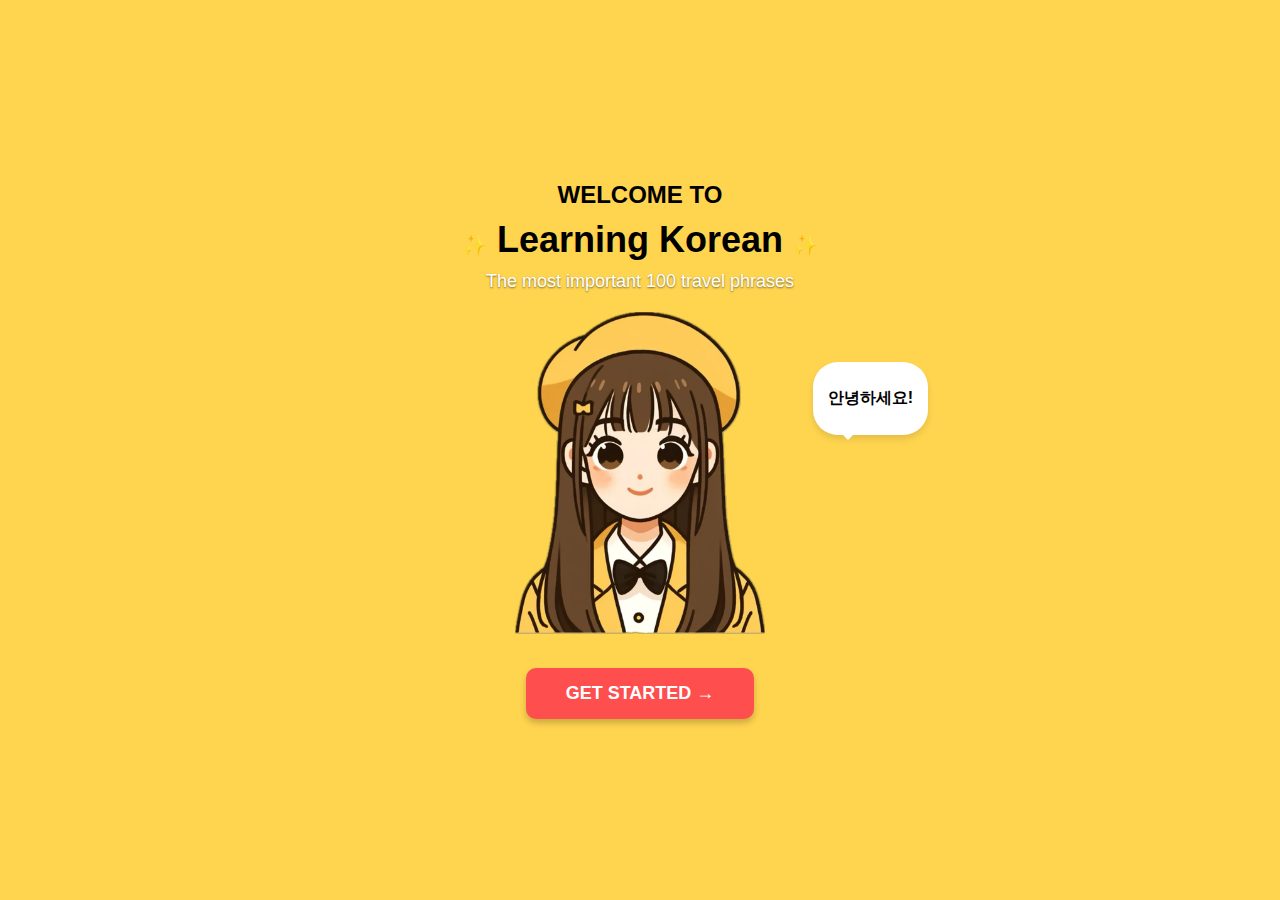
<file: index.html>
<!DOCTYPE html>
<html lang="en">
<head>
  <meta charset="UTF-8">
  <meta name="viewport" content="width=device-width, initial-scale=1.0">
  <title>Learning Korean</title>
  <link rel="stylesheet" href="style.css">
</head>
<body>
  <div class="container">
    <header>
      <h1>WELCOME TO</h1>
      <h2>Learning Korean</h2>
      <p>The most important 100 travel phrases</p>
    </header>
    <div class="image-section">
      <img src="girl.png" alt="Korean girl" class="girl-image">
      <div class="speech-bubble">
        <p>안녕하세요!</p>
      </div>
    </div>
    <button class="start-button">GET STARTED →</button>
  </div>
</body>
</html>
</file>
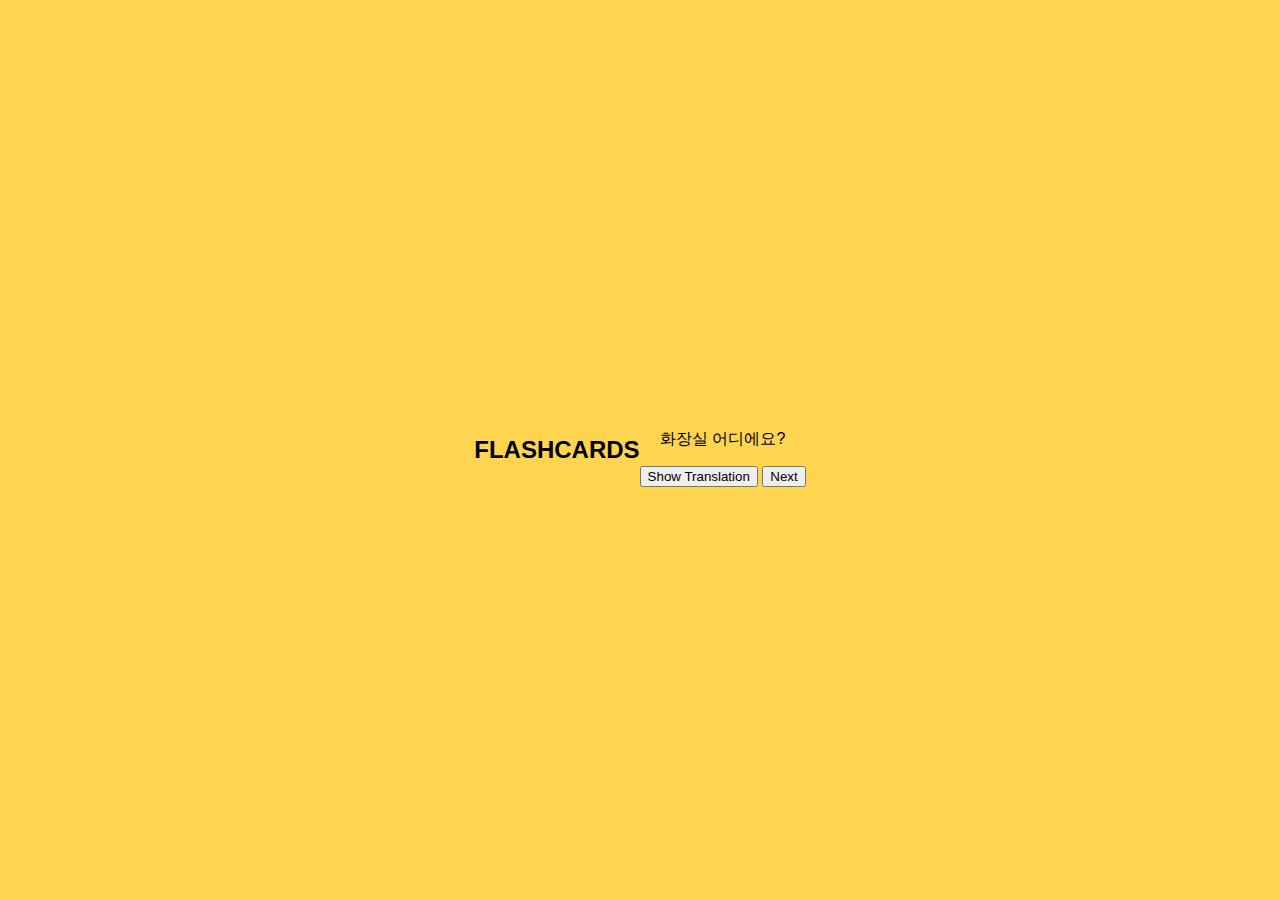
<file: flashcards.html>
<!DOCTYPE html>
<html lang="en">
<head>
    <meta charset="UTF-8">
    <meta name="viewport" content="width=device-width, initial-scale=1.0">
    <title>Flashcards</title>
    <link rel="stylesheet" href="style.css">
</head>
<body>
    <header>
        <h1>Flashcards</h1>
    </header>
    <main>
        <div class="card" id="flashcard">
            <p id="korean-word">화장실 어디에요?</p>
            <p id="translation" style="display: none;">Where is the restroom?</p>
            <button onclick="showTranslation()">Show Translation</button>
            <button onclick="nextCard()">Next</button>
        </div>
    </main>
    <script>
        const flashcards = [
            { korean: "화장실 어디에요?", translation: "Where is the restroom?" },
            { korean: "감사합니다", translation: "Thank you" },
        ];
        let currentCard = 0;

        function showTranslation() {
            document.getElementById('translation').style.display = 'block';
        }

        function nextCard() {
            currentCard = (currentCard + 1) % flashcards.length;
            document.getElementById('korean-word').textContent = flashcards[currentCard].korean;
            document.getElementById('translation').textContent = flashcards[currentCard].translation;
            document.getElementById('translation').style.display = 'none';
        }
    </script>
</body>
</html>
</file>
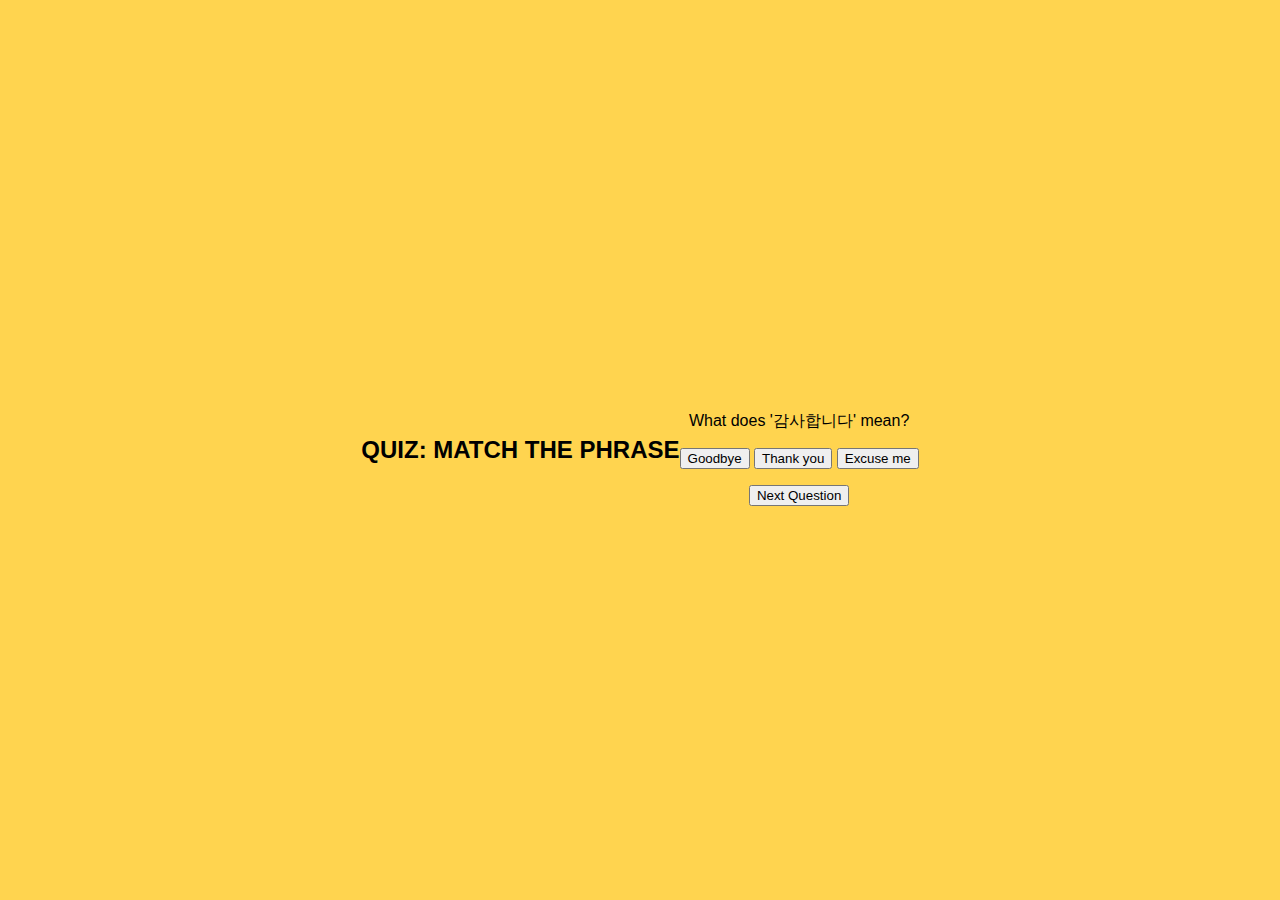
<file: games.html>
<!DOCTYPE html>
<html lang="en">
<head>
    <meta charset="UTF-8">
    <meta name="viewport" content="width=device-width, initial-scale=1.0">
    <title>Quiz Game</title>
    <link rel="stylesheet" href="style.css">
</head>
<body>
    <header>
        <h1>Quiz: Match the Phrase</h1>
    </header>
    <main>
        <div id="quiz">
            <p id="question">What does "감사합니다" mean?</p>
            <button onclick="checkAnswer(this)" data-correct="false">Goodbye</button>
            <button onclick="checkAnswer(this)" data-correct="true">Thank you</button>
            <button onclick="checkAnswer(this)" data-correct="false">Excuse me</button>
        </div>
        <p id="feedback"></p>
        <button onclick="nextQuestion()">Next Question</button>
    </main>
    <script>
        const questions = [
            { question: "What does '감사합니다' mean?", options: ["Goodbye", "Thank you", "Excuse me"], correct: 1 },
            { question: "What does '화장실 어디에요?' mean?", options: ["Where is the restroom?", "Thank you", "How are you?"], correct: 0 }
        ];
        let currentQuestion = 0;

        function loadQuestion() {
            const q = questions[currentQuestion];
            document.getElementById('question').textContent = q.question;
            const buttons = document.querySelectorAll('#quiz button');
            buttons.forEach((btn, index) => {
                btn.textContent = q.options[index];
                btn.dataset.correct = index === q.correct;
            });
            document.getElementById('feedback').textContent = '';
        }

        function checkAnswer(button) {
            const isCorrect = button.dataset.correct === "true";
            document.getElementById('feedback').textContent = isCorrect ? "Correct!" : "Try again!";
        }

        function nextQuestion() {
            currentQuestion = (currentQuestion + 1) % questions.length;
            loadQuestion();
        }

        window.onload = loadQuestion;
    </script>
</body>
</html>
</file>
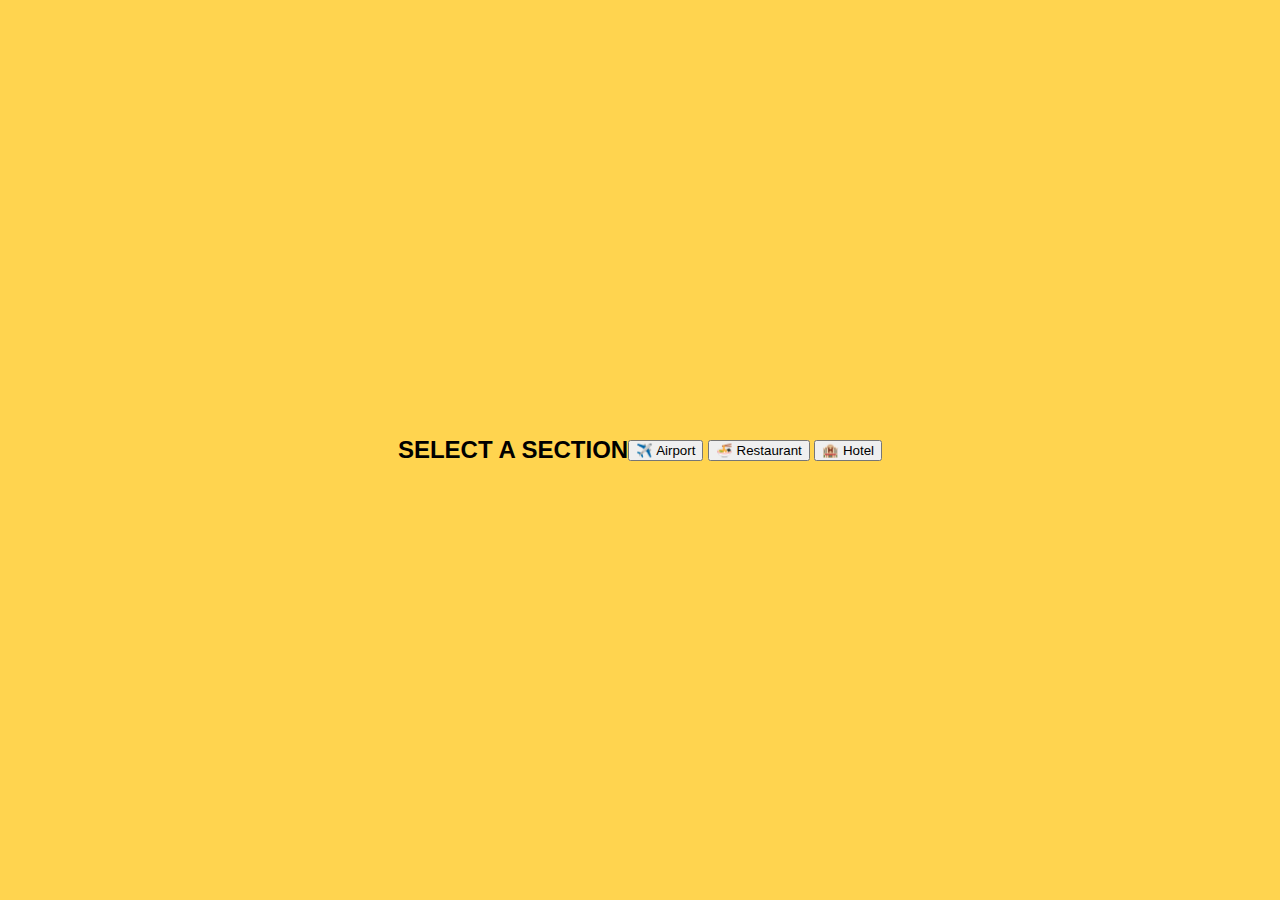
<file: menu.html>
<!DOCTYPE html>
<html lang="en">
<head>
    <meta charset="UTF-8">
    <meta name="viewport" content="width=device-width, initial-scale=1.0">
    <title>Menu</title>
    <link rel="stylesheet" href="style.css">
</head>
<body>
    <header>
        <h1>Select a Section</h1>
    </header>
    <main>
        <div class="sections">
            <button class="section-btn" onclick="location.href='phrases.html?section=airport'">✈️ Airport</button>
            <button class="section-btn" onclick="location.href='phrases.html?section=restaurant'">🍜 Restaurant</button>
            <button class="section-btn" onclick="location.href='phrases.html?section=hotel'">🏨 Hotel</button>
        </div>
    </main>
</body>
</html>
</file>
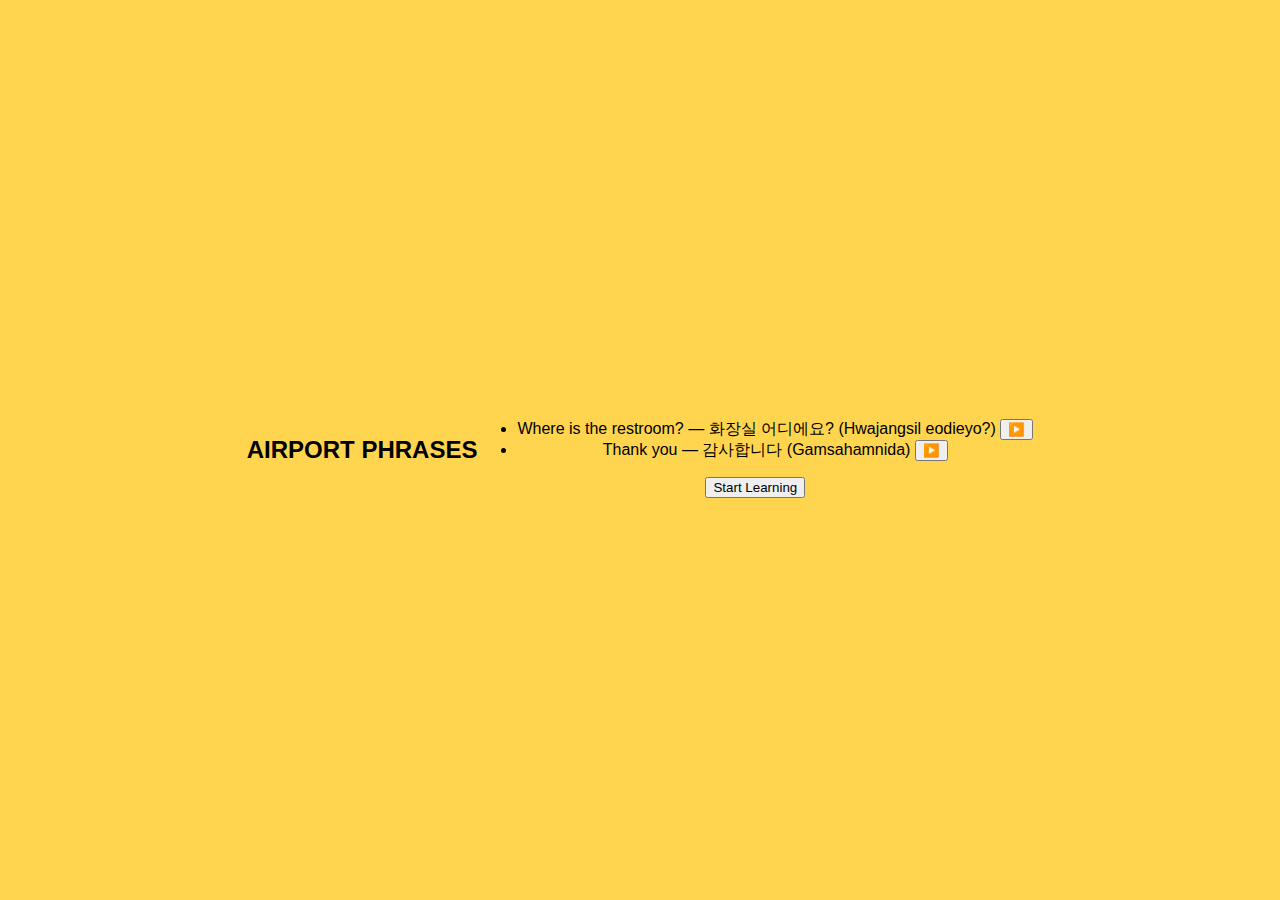
<file: phrases.html>
<!DOCTYPE html>
<html lang="en">
<head>
    <meta charset="UTF-8">
    <meta name="viewport" content="width=device-width, initial-scale=1.0">
    <title>Phrases</title>
    <link rel="stylesheet" href="style.css">
</head>
<body>
    <header>
        <h1>Airport Phrases</h1>
    </header>
    <main>
        <ul class="phrases">
            <li>
                <span>Where is the restroom? — 화장실 어디에요? (Hwajangsil eodieyo?)</span>
                <button class="play-btn" onclick="playAudio('restroom')">▶️</button>
            </li>
            <li>
                <span>Thank you — 감사합니다 (Gamsahamnida)</span>
                <button class="play-btn" onclick="playAudio('thank_you')">▶️</button>
            </li>
        </ul>
        <button class="learn-btn" onclick="location.href='flashcards.html'">Start Learning</button>
    </main>
    <script>
        function playAudio(phrase) {
            const audio = new Audio(`audio/${phrase}.mp3`);
            audio.play();
        }
    </script>
</body>
</html>
</file>
<file: style.css>
body {
  margin: 0;
  padding: 0;
  font-family: 'Arial', sans-serif;
  background-color: #FFD44F; 
  display: flex;
  justify-content: center;
  align-items: center;
  height: 100vh;
  text-align: center;
  overflow: hidden; 
}

.container {
  max-width: 800px;
  margin: 0 auto;
  padding: 20px;
}

header h1 {
  font-size: 24px;
  font-weight: 600;
  margin: 0;
  text-transform: uppercase;
  color: #000000;
}

header h2 {
  font-size: 36px;
  font-weight: 700;
  margin: 10px 0;
  color: #000000;
}

header p {
  font-size: 18px;
  font-weight: 400;
  margin: 10px 0;
  color: #FFFFFF;
  text-shadow: 0 1px 2px rgba(0, 0, 0, 0.5);
}

header h2::before,
header h2::after {
  content: '✨';
  margin: 0 10px;
  font-size: 20px;
  color: #000000;
}

.image-section {
  position: relative;
  margin-top: 20px;
}

.girl-image {
  width: 250px;
  height: auto;
}

.speech-bubble {
  position: absolute;
  top: 50px;
  right: -100px;
  background: white;
  border-radius: 25px;
  padding: 10px 15px;
  font-size: 16px;
  font-weight: 600;
  box-shadow: 0 4px 6px rgba(0, 0, 0, 0.1);
}

.speech-bubble::after {
  content: '';
  position: absolute;
  bottom: -15px;
  left: 30px;
  width: 0;
  height: 0;
  border: 10px solid transparent;
  border-top-color: white;
  margin-left: -5px;
}

.start-button {
  margin-top: 30px;
  padding: 15px 40px;
  background-color: #FF4E4E;
  color: white;
  font-size: 18px;
  font-weight: bold;
  border: none;
  border-radius: 10px;
  cursor: pointer;
  text-transform: uppercase;
  box-shadow: 0 4px 6px rgba(0, 0, 0, 0.2);
  transition: transform 0.3s ease;
}

.start-button:hover {
  transform: scale(1.1);
}
</file>
